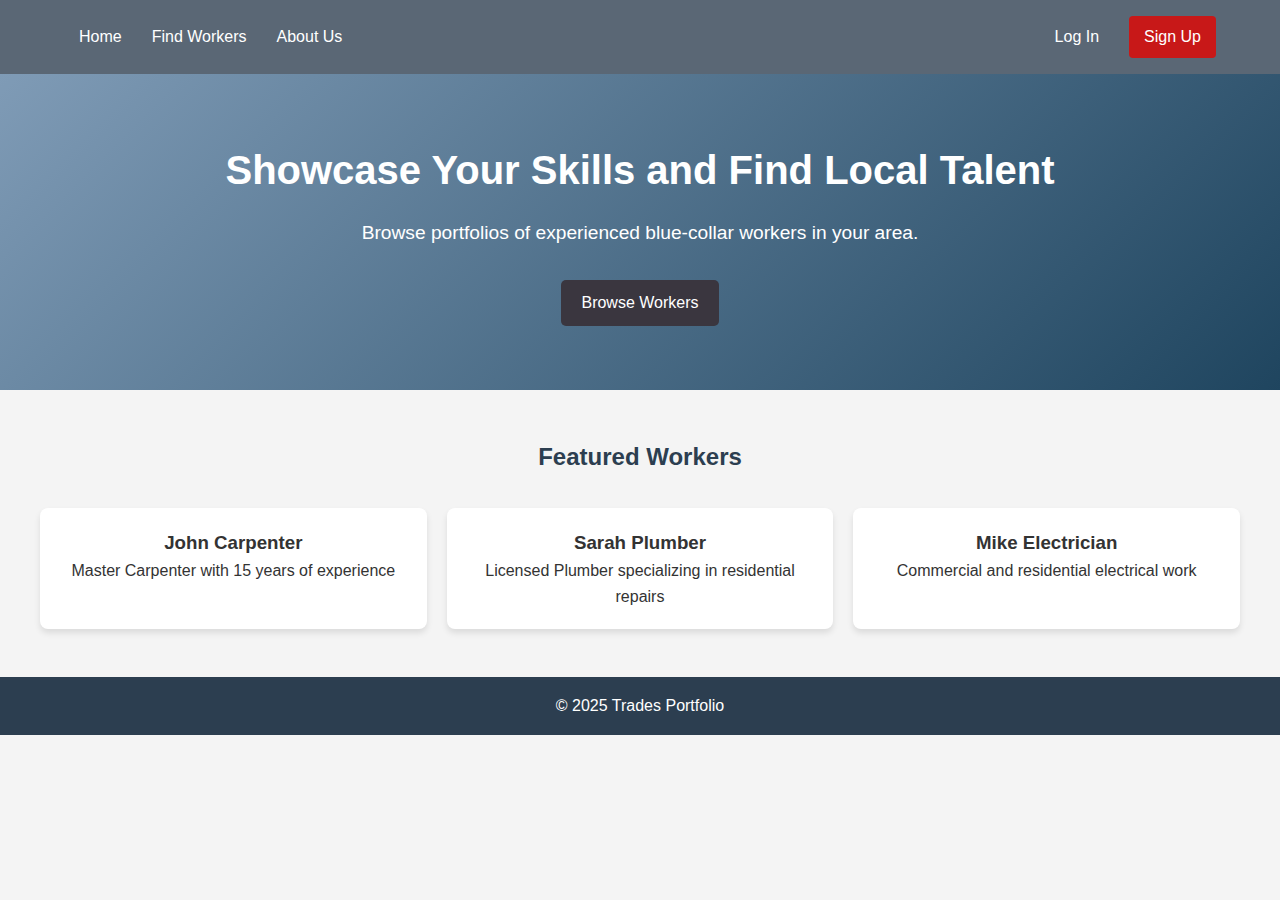
<file: index.html>
<!DOCTYPE html>
<html lang="en">
<head>
    <meta charset="UTF-8">
    <meta name="viewport" content="width=device-width, initial-scale=1.0">
    <title>Trades Portfolio</title>
    <style>
        * {
            margin: 0;
            padding: 0;
            box-sizing: border-box;
        }
        body {
            font-family: 'Arial', sans-serif;
            line-height: 1.6;
            background-color: #f4f4f4;
            color: #333;
        }
        header {
            background-color: #5a6775;
            color: white;
            padding: 1rem 0;
            box-shadow: 0 2px 4px rgba(0,0,0,0.1);
            display: flex;
            justify-content: space-between;
            align-items: center;
            padding: 1rem 5%;
        }
        nav ul {
            display: flex;
            list-style: none;
        }
        nav ul li {
            margin: 0 15px;
        }
        nav ul li a {
            color: white;
            text-decoration: none;
            transition: color 0.3s ease;
        }
        nav ul li a:hover {
            color: #3498db;
        }
        .auth-links {
            display: flex;
            align-items: center;
        }
        .auth-links a {
            color: white;
            text-decoration: none;
            margin-left: 15px;
            padding: 8px 15px;
            border-radius: 4px;
            transition: background-color 0.3s ease;
        }
        .auth-links .signup {
            background-color: #c81818;
        }
        .auth-links .signup:hover {
            background-color: #3b302e;
        }
        .auth-links .login:hover {
            background-color: rgba(88, 76, 76, 0.2);
        }
        .hero {
            background: linear-gradient(135deg, #7f9bb6, #1f455f);
            color: white;
            text-align: center;
            padding: 4rem 1rem;
        }
        .hero h1 {
            font-size: 2.5rem;
            margin-bottom: 1rem;
        }
        .hero p {
            font-size: 1.2rem;
            margin-bottom: 2rem;
        }
        .button {
            display: inline-block;
            background-color: #3a363f;
            color: white;
            padding: 10px 20px;
            text-decoration: none;
            border-radius: 5px;
            transition: background-color 0.3s ease;
        }
        .button:hover {
            background-color: #5a5a6b;
        }
        .featured-workers {
            padding: 3rem 1rem;
            text-align: center;
        }
        .featured-workers h2 {
            margin-bottom: 2rem;
            color: #2c3e50;
        }
        .worker-grid {
            display: grid;
            grid-template-columns: repeat(auto-fit, minmax(250px, 1fr));
            gap: 20px;
            max-width: 1200px;
            margin: 0 auto;
        }
        .worker-card {
            background-color: white;
            border-radius: 8px;
            box-shadow: 0 4px 6px rgba(0,0,0,0.1);
            padding: 20px;
            transition: transform 0.3s ease;
        }
        .worker-card:hover {
            transform: scale(1.05);
        }
        footer {
            background-color: #2c3e50;
            color: white;
            text-align: center;
            padding: 1rem 0;
        }
        @media (max-width: 768px) {
            nav ul {
                flex-direction: column;
                align-items: center;
            }
            nav ul li {
                margin: 10px 0;
            }
        }
    </style>
</head>
<body>
    <header>
        <nav>
            <ul>
                <li><a href="index.html">Home</a></li>
                <li><a href="workers.html">Find Workers</a></li>
                <li><a href="about.html">About Us</a></li>
            </ul>
        </nav>
        <div class="auth-links">
            <a href="login.html" class="login">Log In</a>
            <a href="signup.html" class="signup">Sign Up</a>
        </div>
    </header>
    <main>
        <section class="hero">
            <h1>Showcase Your Skills and Find Local Talent</h1>
            <p>Browse portfolios of experienced blue-collar workers in your area.</p>
            <a href="workers.html" class="button">Browse Workers</a>
        </section>
        <section class="featured-workers">
            <h2>Featured Workers</h2>
            <div class="worker-grid">
                <div class="worker-card">
                    <h3>John Carpenter</h3>
                    <p>Master Carpenter with 15 years of experience</p>
                </div>
                <div class="worker-card">
                    <h3>Sarah Plumber</h3>
                    <p>Licensed Plumber specializing in residential repairs</p>
                </div>
                <div class="worker-card">
                    <h3>Mike Electrician</h3>
                    <p>Commercial and residential electrical work</p>
                </div>
            </div>
        </section>
    </main>
    <footer>
        <p>© 2025 Trades Portfolio</p>
    </footer>
</body>
</html>
</file>
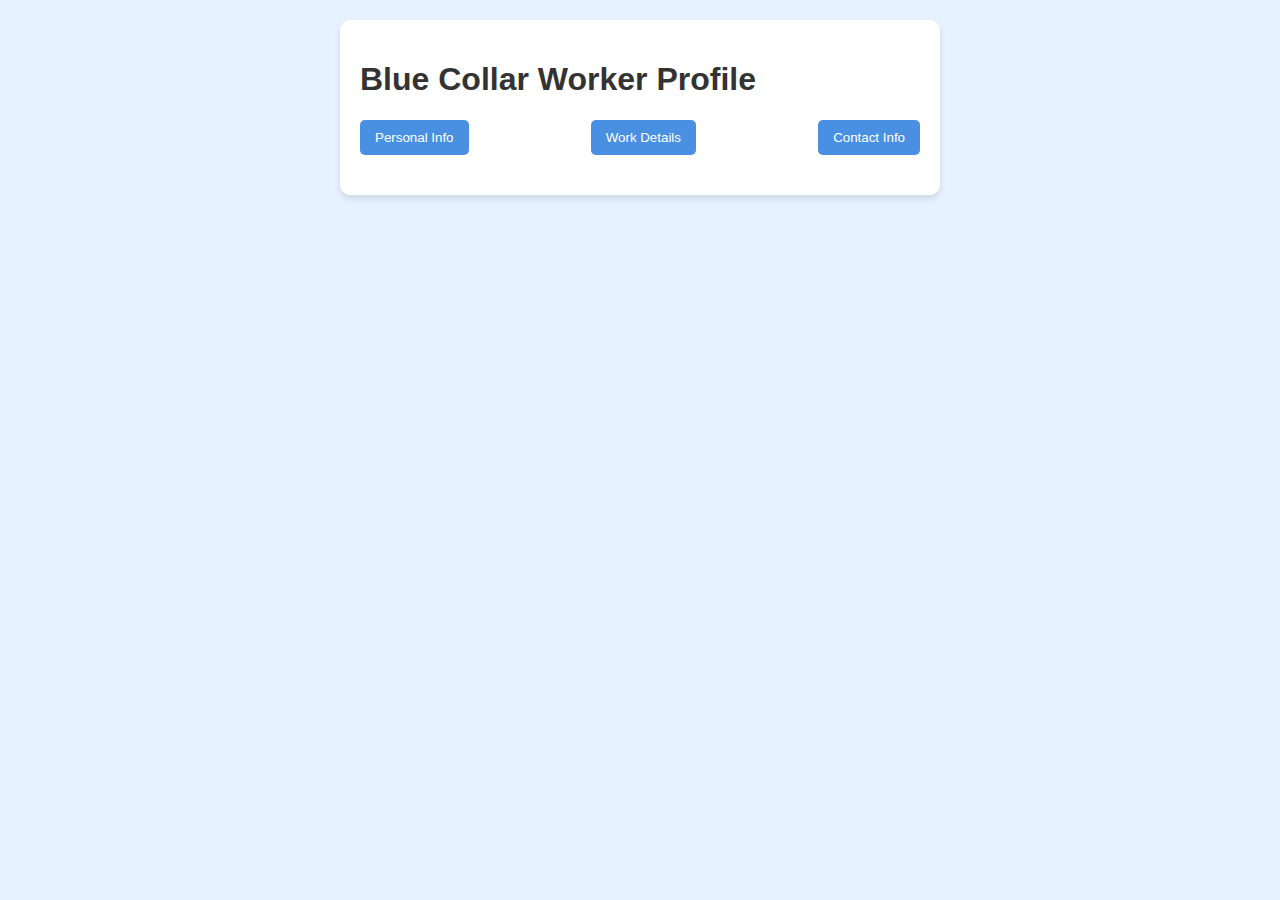
<file: profile.html>
<!DOCTYPE html>
<html lang="en">
<head>
    <meta charset="UTF-8">
    <title>Blue Collar Worker Profile - Kerala</title>
    <style>
        body { 
            font-family: Arial, sans-serif; 
            background-color: #e6f2ff; 
            max-width: 600px; 
            margin: auto; 
            padding: 20px; 
            color: #333;
        }
        .profile-container {
            background-color: white;
            border-radius: 10px;
            box-shadow: 0 4px 6px rgba(0,0,0,0.1);
            padding: 20px;
        }
        .btn-group {
            display: flex;
            justify-content: space-between;
            margin-bottom: 20px;
        }
        button {
            background-color: #4a90e2;
            color: white;
            border: none;
            padding: 10px 15px;
            border-radius: 5px;
            cursor: pointer;
            transition: background-color 0.3s;
        }
        button:hover {
            background-color: #357abd;
        }
        .hidden { display: none; }
    </style>
</head>
<body>
    <div class="profile-container">
        <h1>Blue Collar Worker Profile</h1>
        
        <div class="btn-group">
            <button id="personalBtn">Personal Info</button>
            <button id="workBtn">Work Details</button>
            <button id="contactBtn">Contact Info</button>
        </div>

        <div id="personalSection" class="hidden">
            <h2>Personal Information</h2>
            <p><strong>Name:</strong> Rajesh Kumar</p>
            <p><strong>Age:</strong> 38</p>
            <p><strong>Gender:</strong> Male</p>
        </div>

        <div id="workSection" class="hidden">
            <h2>Work Details</h2>
            <p><strong>Occupation:</strong> Skilled Mason</p>
            <p><strong>Specialization:</strong> Construction and Masonry</p>
            <p><strong>Years of Experience:</strong> 15</p>
        </div>

        <div id="contactSection" class="hidden">
            <h2>Contact Information</h2>
            <p><strong>Phone:</strong> +91 9876543210</p>
            <p><strong>Location:</strong> Thrissur, Kerala</p>
            <p><strong>Email:</strong> rajesh.kumar@example.com</p>
        </div>
    </div>

    <script>
        const buttons = {
            personal: document.getElementById('personalBtn'),
            work: document.getElementById('workBtn'),
            contact: document.getElementById('contactBtn')
        };

        const sections = {
            personal: document.getElementById('personalSection'),
            work: document.getElementById('workSection'),
            contact: document.getElementById('contactSection')
        };

        function showSection(sectionName) {
            Object.keys(sections).forEach(key => {
                sections[key].classList.toggle('hidden', key !== sectionName);
            });
        }

        buttons.personal.addEventListener('click', () => showSection('personal'));
        buttons.work.addEventListener('click', () => showSection('work'));
        buttons.contact.addEventListener('click', () => showSection('contact'));
    </script>
</body>
</html>
</file>
